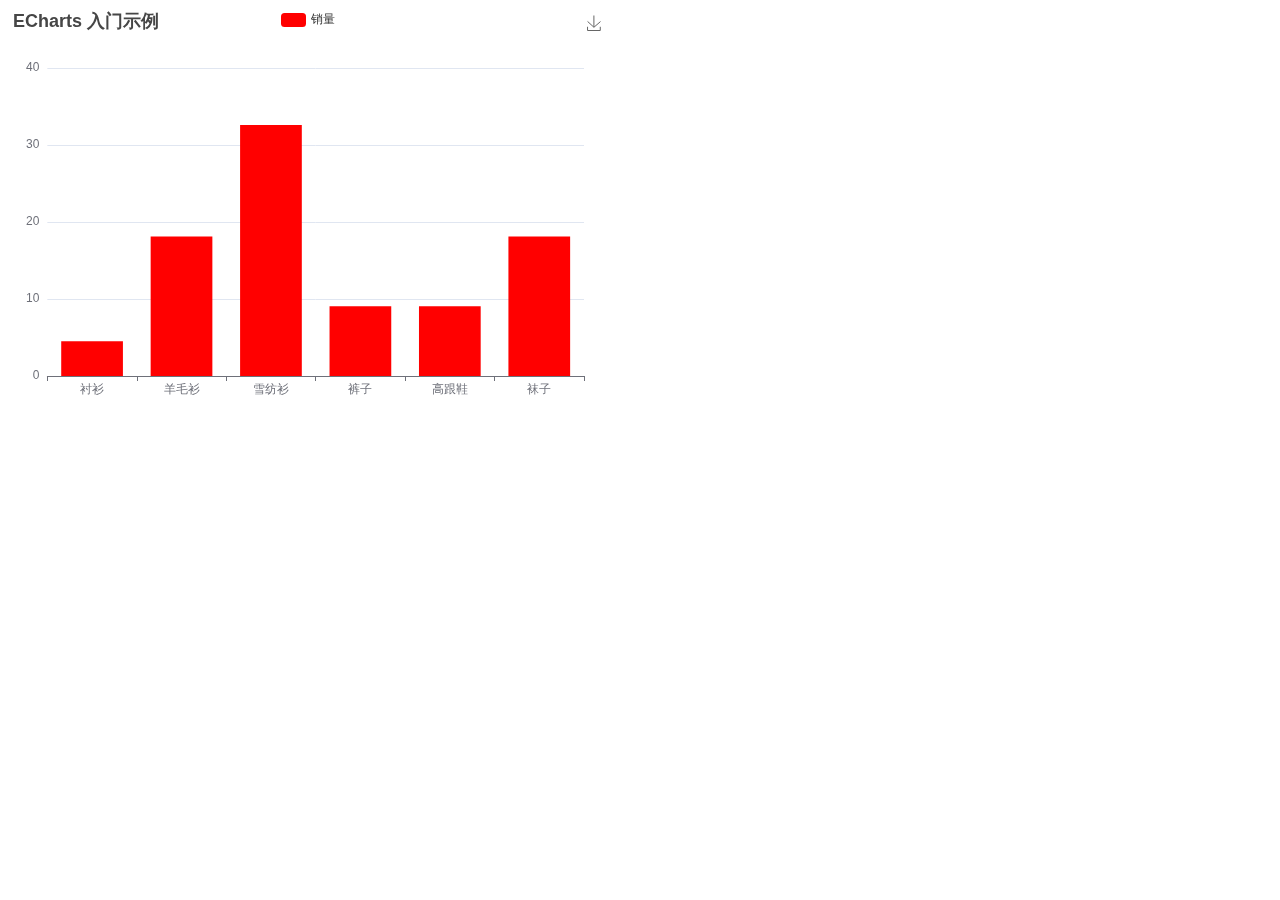
<file: work/echart的基础配置.html>
<!DOCTYPE html>
<html>
  <head>
    <meta charset="utf-8" />
    <title>ECharts</title>
    <!-- 引入刚刚下载的 ECharts 文件 -->
    <script src="echarts.js"></script>
  </head>
  <body>
    <!-- 为 ECharts 准备一个定义了宽高的 DOM -->
    <div id="main" style="width: 600px;height:400px;"></div>
    <script type="text/javascript">
      // 基于准备好的dom，初始化echarts实例
      var myChart = echarts.init(document.getElementById('main'));

      // 指定图表的配置项和数据
      var option = {
		//线条颜色
		color:['red'],
		  //标题
        title: {
          text: 'ECharts 入门示例'
        },
		//图表的提示框  axis是坐标轴触发提示框，item是图形触发
        tooltip: {
			trigger:'item'
		},
		//图例组件
        legend: {
          data: ['销量']  //如果series name有值,则可以删掉
        },
		//网格配置  控制图表大小
		grid: {
			left: '3%',
			right: '4%',
			bottom: '3%',
			//是否表示刻度标签
			containLabel: true
		},
		//工具箱组件 这个可以将图下载成图片
		toolbox:{
		  feature:{
			  saveAsImage:{}
		  }
		},
		//x轴的相关配置
		xAxis: {
		  type: 'category',
		  //是否让线条(折线图)与坐标轴不相交
		  //boundaryGap:false,
          data: ['衬衫', '羊毛衫', '雪纺衫', '裤子', '高跟鞋', '袜子']
        },
        yAxis: {
		  type: 'value'
		},
		//系列图表配置 它决定着选择哪种类型的图表
        series: [
          {
            name: '销量',
            type: 'bar',
			//stack 会导致数据堆叠，多折线不会相交
            data: [5, 20, 36, 10, 10, 20]
          }
        ]
      };

      // 使用刚指定的配置项和数据显示图表。
      myChart.setOption(option);
    </script>
  </body>
</html>
</file>
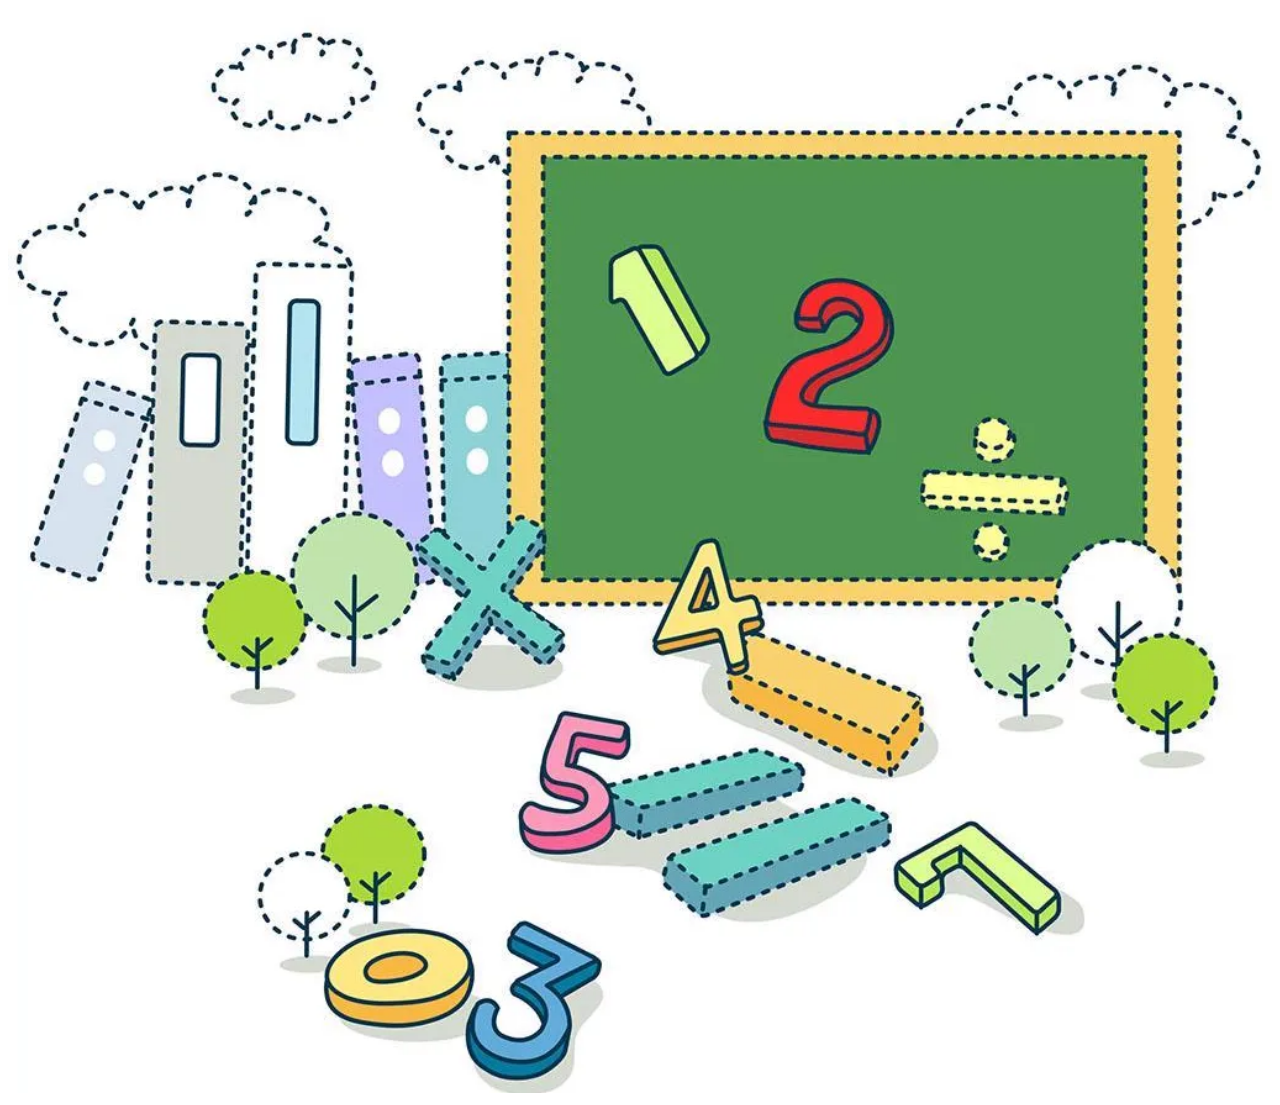
<file: work/first.html>
<!DOCTYPE html>
<html>
	<head>
		<meta charset="utf-8">
		<title></title>
	</head>
	<style>
		img{
			width: 100%;
			height: 100%;
		}
	</style>
	<body>
		<img src="img/img1.webp" />
	</body>
</html>
</file>
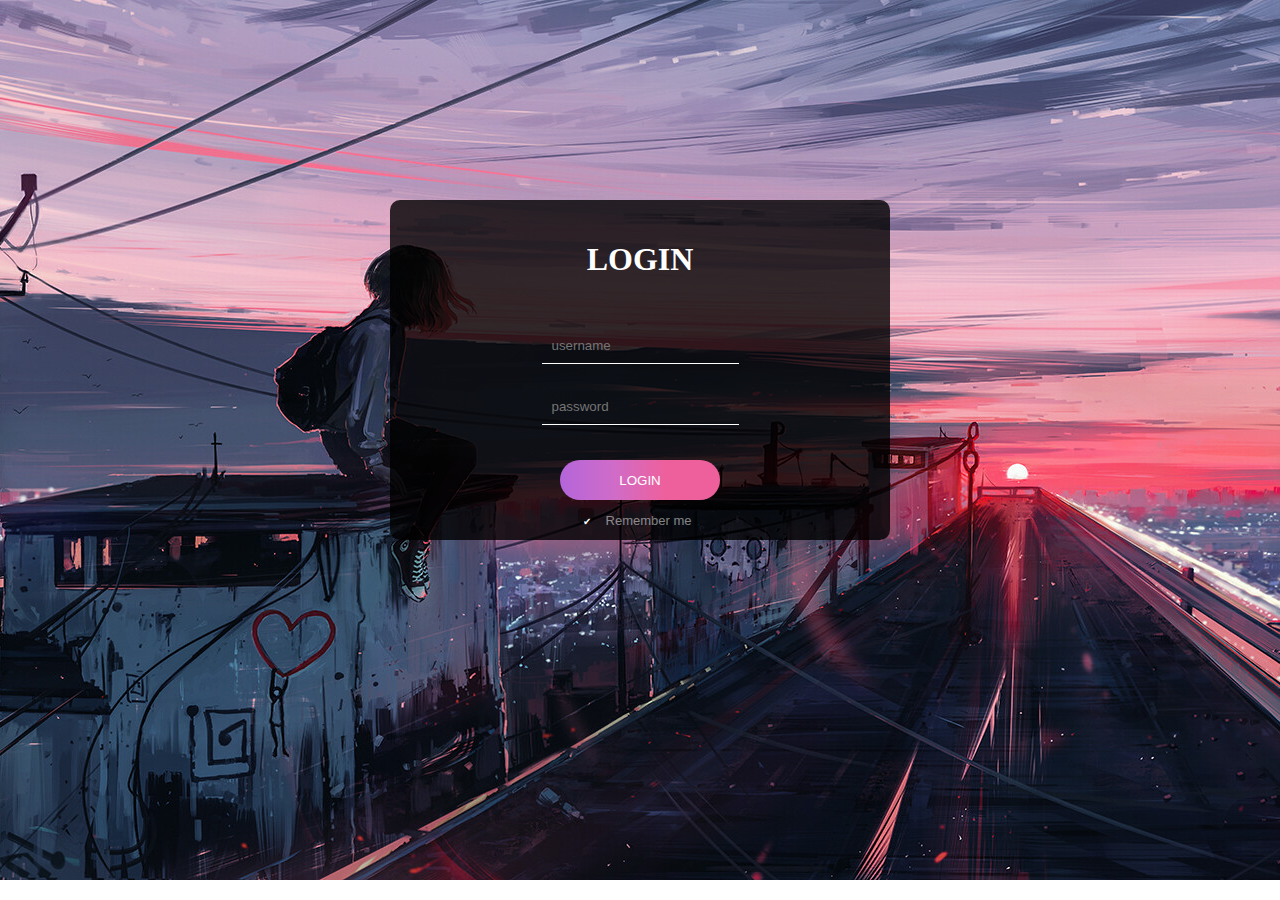
<file: work/newlogin.html>
<!DOCTYPE html>
<html>
	<head>
		<meta charset="utf-8">
		<title>登录界面</title>
		<link rel="stylesheet" href="./css/login.css" />
	</head>
	<script src="javascript/jQuery-1.12.4.js"></script>
	<script src="javascript/cookieTool.js"></script>
	<body>
		<div id="bigBox">
		    <h1>LOGIN</h1>
		    <form id="myForm">
		      <div class="inputBox">
		        <div class="inputText input">
		            <input type="text" name="adminName" placeholder="username" id="adminName" />
		          <span id="name"></span>
		        </div>
		        <div class="inputText">
		          <input type="password" name="password"  placeholder="password" />
		          <span id="pass"></span>
		        </div>
		        <input type="button" value="LOGIN" class="inputButton"  onclick="login()"/>
				<div id="remember-container">
				  <input type="checkbox" id="checkbox-2-1" class="checkbox" checked="checked"/>
				  <span id="remember">Remember me</span>
				</div>
		      </div>
		    </form>
		  </div>
     </body>
		<script>
		function login(){
			$.ajax({
				url:'http://localhost:8080/login',
				type:'get',
				data: $("#myForm").serialize(),
				success:function(msg){
					if('ok'==msg){
						alert('登录成功');
						console.log($("#adminName").val());
						setCookie('adminName',$("#adminName").val(),1);
						location.href = "index.html";
					}else{
						alert("登录失败");
					}
					location.History();
				}
			})
		}
		</script>
</html>
</file>
<file: work/css/login.css>
body{
    margin: 0;
    padding: 0;
    background: url(../img/background1.png) -170px -200px no-repeat;
}
#bigBox{
    margin: 0 auto;
    margin-top: 200px;
    padding: 20px 50px;
    background-color: rgba(0,0,0,0.8);
    width: 400px;
    height: 300px;
    border-radius: 10px;
    text-align: center;}
#bigBox h1{
    color: white;
}
#bigBox .inputBox{
    margin-top: 50px;
}
#bigBox .inputBox .input{
    margin-top: 20px;
}
#bigBox .inputBox .inputText span {
    height: 15px;
    display: block;
    margin-top: 10px;
}
#bigBox .inputBox .inputText input{
    border: 0;
    padding: 10px 10px;
    border-bottom: 1px solid white;
    background-color: #00000000;
    color: white;
}
#bigBox .inputBox .inputButton{
    cursor: pointer;
    border:  0;
    width: 160px;
    height: 40px;
    color: white;
    margin-top: 10px;
    margin-bottom: 10px;
    border-radius: 20px;
    background-image: linear-gradient(to right, #b8cbb8 0%, #b8cbb8 0%, #b465da 0%, #cf6cc9 33%, #ee609c 66%, #ee609c 100%);
}
a{
    text-decoration: none;
    color: skyblue;
    font-size: 14px;
}
a:hover{
    color: #6A6AFF;
}

#remember-container{
  position: relative;
  margin: -5px 20px;
}

.checkbox {
	position: relative;
	left: -10px;
  cursor: pointer;
	-webkit-appearance: none;
	padding: 5px;
	border-radius: 4px;
  background: rgba(3,3,3,.2);
	display: inline-block;
  width: 16px;
  height: 15px;
}

.checkbox:checked:active {
	box-shadow: 0 1px 2px rgba(0,0,0,0.05), inset 0px 1px 3px rgba(0,0,0,0.1);
}

.checkbox:checked {
  background: rgba(3,3,3,.4);
	box-shadow: 0 1px 2px rgba(0,0,0,0.05), inset 0px -15px 10px -12px rgba(0,0,0,0.05), inset 15px 10px -12px rgba(255,255,255,0.5);
	color: #fff;
}

.checkbox:checked:after {
	content: '\2714';
	font-size: 10px;
	top: 0px;
	left: 4px;
	color: #fff;
}

#remember{
  position: relative;
  left: -5px;
  font-size: 13px;
  font-family: 'Hind', sans-serif;
  color: rgba(255,255,255,.5);
}
</file>
